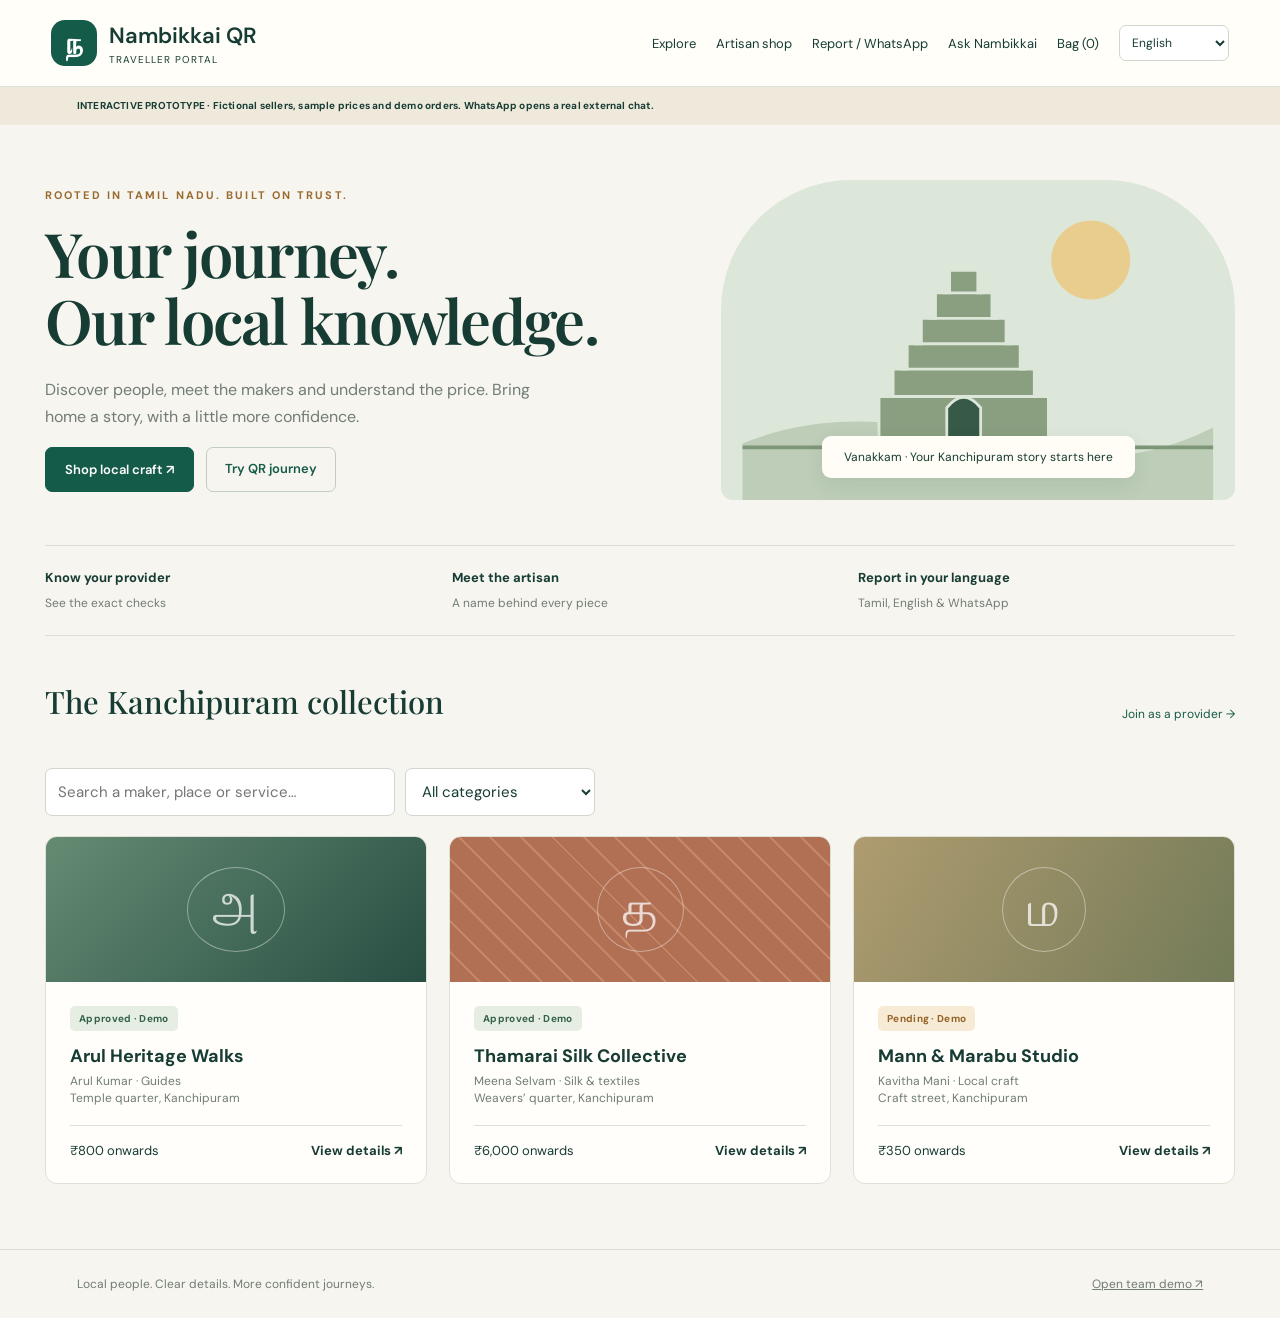
<file: index.html>
<!doctype html><html lang="en"><head><meta charset="utf-8"><meta name="viewport" content="width=device-width,initial-scale=1"><meta name="description" content="Nambikkai QR bilingual tourism and artisan marketplace prototype."><title>Nambikkai QR</title><link rel="stylesheet" href="style.css"><link rel="stylesheet" href="v2.css"></head><body data-portal="traveller"><header><a class="brand" href="index.html"><span class="logo">ந</span><span><span id="brandtext">Nambikkai QR</span><small id="portal-label">TRAVELLER PORTAL</small></span></a><div class="header-right"><nav id="nav"></nav><select id="language" aria-label="Language / மொழி"><option value="en">English</option><option value="ta">தமிழ்</option></select></div></header><div class="demo" id="demo"></div><button id="sync-note" class="sync-note" hidden></button><main id="app"></main><footer><span id="footer-copy"></span><a id="switch-portal" href="team.html"></a></footer><div id="toast" role="status" hidden></div><script src="app.js"></script></body></html>
</file>
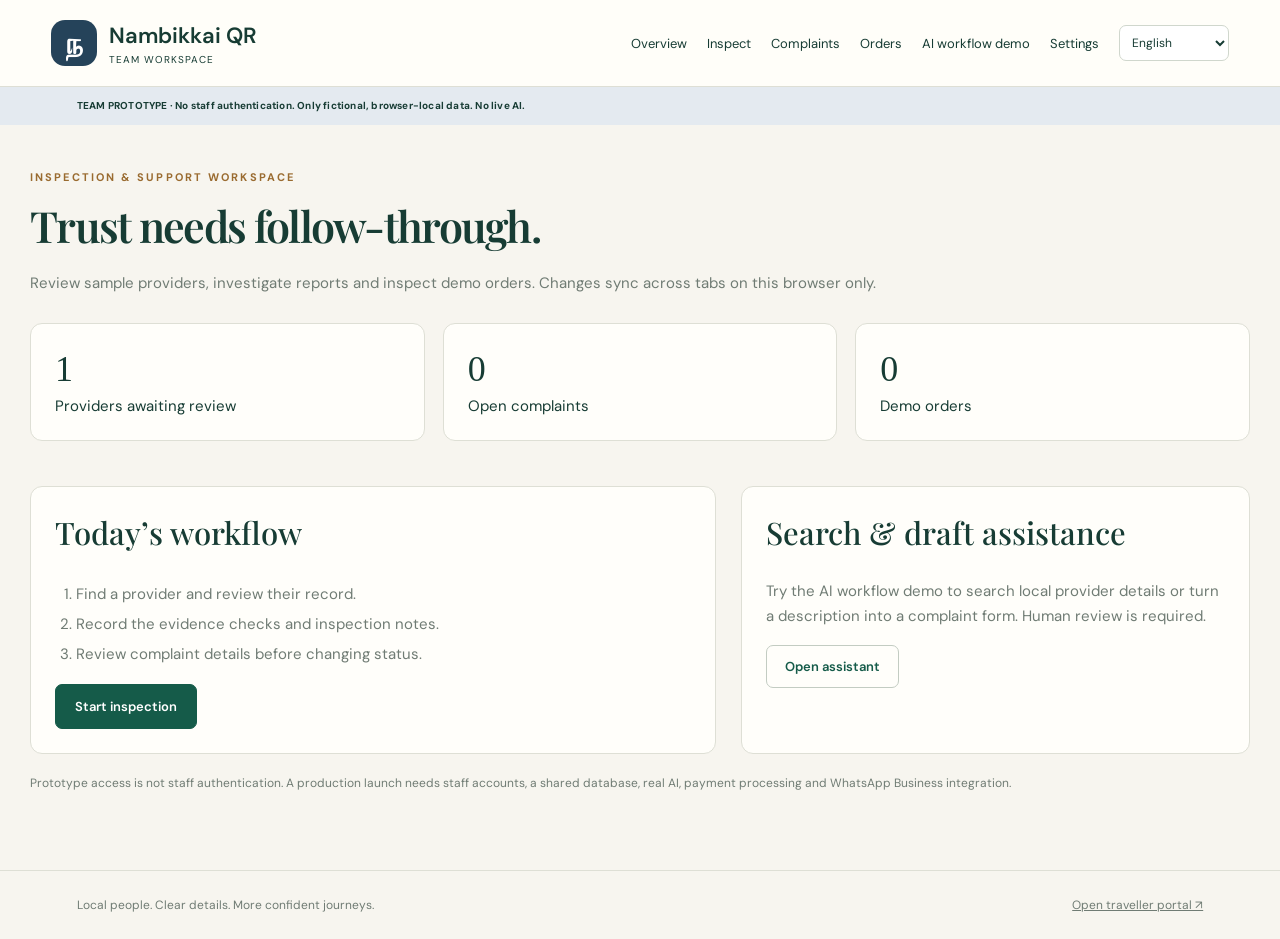
<file: team.html>
<!doctype html><html lang="en"><head><meta charset="utf-8"><meta name="viewport" content="width=device-width,initial-scale=1"><meta name="description" content="Nambikkai QR bilingual tourism and artisan marketplace prototype."><title>Nambikkai QR</title><link rel="stylesheet" href="style.css"><link rel="stylesheet" href="v2.css"></head><body data-portal="team"><header><a class="brand" href="index.html"><span class="logo">ந</span><span><span id="brandtext">Nambikkai QR</span><small id="portal-label">TRAVELLER PORTAL</small></span></a><div class="header-right"><nav id="nav"></nav><select id="language" aria-label="Language / மொழி"><option value="en">English</option><option value="ta">தமிழ்</option></select></div></header><div class="demo" id="demo"></div><button id="sync-note" class="sync-note" hidden></button><main id="app"></main><footer><span id="footer-copy"></span><a id="switch-portal" href="team.html"></a></footer><div id="toast" role="status" hidden></div><script src="app.js"></script></body></html>
</file>
<file: style.css>
@import url('https://fonts.googleapis.com/css2?family=DM+Sans:wght@400;500;600;700&family=Playfair+Display:wght@500;600;700&display=swap');
:root{--ink:#173c34;--green:#155b49;--cream:#f7f5ef;--muted:#707c74;--line:#dedfd5;--gold:#c88c41}*{box-sizing:border-box}body{margin:0;background:var(--cream);color:var(--ink);font:15px 'DM Sans',sans-serif}header{display:flex;align-items:center;justify-content:space-between;padding:23px 6%;background:#fffef9;border-bottom:1px solid var(--line)}a{color:inherit;text-decoration:none}button,input,select,textarea{font:inherit}button,a,input,select,textarea{outline-offset:4px}button{cursor:pointer}.brand{display:flex;align-items:center;gap:12px;font-size:24px;font-weight:600}.brand b{color:var(--gold)}.brand small{display:block;font-size:10px;letter-spacing:1px;margin-top:3px;font-weight:400}.logo{display:grid;place-items:center;width:46px;height:46px;border-radius:14px;background:var(--green);color:#fff;font-size:30px}nav{display:flex;gap:30px;font-size:13px}nav a:hover{color:#b4762e}.demo{padding:10px 6%;background:#eee9db;font-size:10px;letter-spacing:1.5px;font-weight:700}.demo span{font-size:11px;letter-spacing:0;font-weight:400;margin-left:15px}main{max-width:1250px;margin:auto;padding:45px 30px 65px}.hero{display:grid;grid-template-columns:1.2fr 1fr;gap:60px;align-items:center;margin:10px 0 45px}.eyebrow{color:#9a6b30;font-size:11px;letter-spacing:2.1px;font-weight:700;text-transform:uppercase}h1,h2,h3,p{margin-top:0}h1{font:600 clamp(38px,4.8vw,64px)/1.08 'Playfair Display',Georgia,serif;letter-spacing:-1.7px;margin:18px 0 23px}h1 em{color:var(--green);font-weight:500}h2{font:500 31px 'Playfair Display',Georgia,serif}h3{font-size:18px}p{line-height:1.7;color:var(--muted)}.hero p{max-width:490px;font-size:16px}.button,button.primary{display:inline-block;background:var(--green);color:white;border:1px solid var(--green);border-radius:7px;padding:13px 19px;font-weight:600;font-size:13px}.secondary{background:transparent!important;color:var(--green)!important;border:1px solid #c3ccc2!important;border-radius:7px;padding:12px 18px}.actions{display:flex;gap:12px;flex-wrap:wrap}.hero-art{position:relative;min-height:320px;border-radius:130px 130px 12px 12px;background:#dce6d9;overflow:hidden;display:grid;place-items:center}.hero-art svg{width:100%;height:320px}.art-caption{position:absolute;bottom:22px;background:#fffdf5;padding:13px 22px;border-radius:9px;box-shadow:0 7px 20px #163c3415;font-size:12px}.art-caption strong{color:var(--green);margin-right:10px}.trust-strip{display:grid;grid-template-columns:repeat(3,1fr);gap:30px;border-top:1px solid var(--line);border-bottom:1px solid var(--line);padding:23px 0;margin-bottom:44px}.trust-strip b{display:block;font-size:13px;margin-bottom:6px}.trust-strip span{font-size:12px;color:var(--muted)}.section-head{display:flex;justify-content:space-between;align-items:center;gap:20px}.filters{display:flex;gap:10px;margin:20px 0;flex-wrap:wrap}input,select,textarea{border:1px solid #d0d7cd;border-radius:7px;background:white;padding:12px;width:100%;color:var(--ink)}.filters input{max-width:350px}.filters select{width:190px}.grid{display:grid;grid-template-columns:repeat(3,1fr);gap:22px}.card,.panel{border:1px solid var(--line);border-radius:12px;background:#fffefa;overflow:hidden}.card-body,.panel{padding:24px}.card-art{height:145px;position:relative;display:flex;align-items:center;justify-content:center;font:50px Georgia;color:#ffffffbe}.card-art.guide{background:linear-gradient(135deg,#658b73,#284e43)}.card-art.silk{background:repeating-linear-gradient(45deg,#b16f54 0,#b16f54 20px,#c48768 20px,#c48768 22px)}.card-art.craft{background:linear-gradient(120deg,#af9c70,#737b58)}.card-art span{border:1px solid #fff6;padding:12px 25px;border-radius:50%}.badge{display:inline-block;background:#e6eee3;color:#356247;border-radius:5px;font-size:10px;font-weight:700;padding:6px 9px;letter-spacing:.3px}.pending{background:#f7ebd6;color:#936225}.card h3{margin:13px 0 5px}.meta{color:var(--muted);font-size:12px}.card-bottom{display:flex;align-items:center;justify-content:space-between;border-top:1px solid var(--line);margin-top:17px;padding-top:16px;font-size:13px}.card-bottom a{font-weight:700}.hint{font-size:12px;color:var(--muted);line-height:1.6}.page-top{margin-bottom:26px}.page-top a{font-size:12px;color:var(--muted)}.page-top h1{font-size:43px}.columns{display:grid;grid-template-columns:1.35fr 1fr;gap:25px}.panel{margin-bottom:20px}.check{padding:13px 0;border-bottom:1px solid var(--line);display:flex;gap:13px;font-size:13px}.check:last-child{border:0}.check i{font-style:normal;color:#4c7d53}.check small{display:block;color:var(--muted);margin-top:5px;line-height:1.5}label{display:block;font-size:12px;font-weight:600;margin:17px 0 7px}textarea{min-height:100px;resize:vertical}.result{padding:15px;background:#eef3e8;border-left:3px solid #738a4f;margin-top:15px;font-size:13px;line-height:1.6}.steps{padding-left:21px;line-height:2;color:var(--muted)}.stats{display:grid;grid-template-columns:repeat(3,1fr);gap:18px;margin-bottom:25px}.stats strong{display:block;font:36px Georgia;margin-bottom:6px}.ticket{border-top:1px solid var(--line);padding:18px 0}.ticket select{margin-top:10px;max-width:230px}.empty{padding:30px;color:var(--muted)}footer{padding:26px 6%;border-top:1px solid var(--line);display:flex;align-items:center;justify-content:space-between;gap:20px;font-size:12px;color:var(--muted)}footer .brand{font-size:17px}.text{border:0;background:transparent;color:var(--green);font-size:12px}.form-wrap{max-width:680px;margin:auto}#toast{position:fixed;bottom:25px;left:50%;transform:translateX(-50%);padding:15px 24px;background:var(--ink);color:white;border-radius:9px;display:none;z-index:10}.price{font:28px Georgia;margin:18px 0}.pill{display:inline-block;border:1px solid var(--line);border-radius:30px;padding:7px 12px;font-size:11px;margin:3px}.qr-entry{margin-top:18px;padding-top:20px;border-top:1px solid var(--line)}@media(max-width:750px){header{padding:18px 20px;align-items:flex-start}nav{gap:10px;flex-wrap:wrap;max-width:180px;font-size:11px}.brand{font-size:19px}.demo span{display:block;margin:5px 0 0}main{padding:25px 20px}.hero{grid-template-columns:1fr;gap:25px}.hero-art{min-height:230px}.hero-art svg{height:230px}.trust-strip{gap:12px}.grid,.columns{grid-template-columns:1fr}.section-head{align-items:flex-start}.stats{gap:8px}.stats .panel{padding:15px}.stats strong{font-size:28px}footer{flex-wrap:wrap}.hero h1{font-size:43px}}
</file>
<file: v2.css>
body{font-family:'DM Sans','Nirmala UI',sans-serif}.header-right{display:flex;align-items:center;gap:20px}header{gap:25px;padding:20px 4%}header nav{gap:20px;flex-wrap:wrap}#language{width:110px;font-size:12px;padding:8px}.brand{flex-shrink:0;font-size:22px}.demo{letter-spacing:.2px;line-height:1.8}h1{max-width:850px}html[lang=ta] h1{font-family:'Nirmala UI',sans-serif;font-size:clamp(30px,3.5vw,47px);line-height:1.6;letter-spacing:-.4px}html[lang=ta] h2{font-family:'Nirmala UI',sans-serif;font-size:24px;line-height:1.6}html[lang=ta] .brand{font-size:20px}html[lang=ta] nav{font-size:12px}html[lang=ta] p{line-height:1.9}.spaced{margin-top:20px}.block{display:block}.whatsapp{background:#166b42!important;color:#fff!important;border:1px solid #166b42;border-radius:7px;padding:12px 18px;font-weight:600;font-size:13px}.message-preview{white-space:pre-wrap;overflow-wrap:anywhere;font:inherit;background:#fffef7;padding:15px;border-radius:7px}.product-art{height:250px;position:relative;display:flex;align-items:center;justify-content:center;overflow:hidden;background:#e7dfd0}.product-art>span{position:absolute;bottom:12px;left:15px;font-size:9px;letter-spacing:1px;text-transform:uppercase;color:#655d50}.product-art .woven{width:155px;height:220px;transform:rotate(-13deg);background:repeating-linear-gradient(90deg,#a24b55 0,#a24b55 15px,#bd6c71 15px,#bd6c71 16px);box-shadow:16px 10px 25px #42291b30;border-top:28px solid #bb954e;border-bottom:35px solid #bb954e;position:relative}.woven:after{content:'';position:absolute;inset:0;background:repeating-linear-gradient(0deg,transparent 0,transparent 7px,#fff1 7px,#fff1 8px)}.stole{background:#e0e7de}.stole .woven{width:90px;height:260px;background:repeating-linear-gradient(90deg,#2d706b 0,#2d706b 14px,#428982 14px,#428982 15px);transform:rotate(30deg);border-color:#b9a76d}.lamps{background:#eae0d5;gap:12px}.lamps i{position:relative;width:67px;height:37px;border-radius:10% 10% 70% 70%;background:#b56743;box-shadow:inset 0 8px 0 #8d4e35,0 10px 15px #50331c20;transform:rotate(-8deg)}.lamps i:nth-child(2){transform:translateY(-30px) rotate(5deg)}.lamps i:after{content:'';position:absolute;width:10px;height:26px;top:-20px;left:28px;background:#e8b657;border-radius:70% 10% 60% 30%;transform:rotate(15deg)}.columns>.product-art{height:400px}.cart-row,.list-row{display:flex;align-items:center;justify-content:space-between;gap:16px;padding:20px 0;border-bottom:1px solid var(--line)}.cart-row label{margin:0;font-size:10px}.cart-row input{max-width:75px;margin-top:5px}.cart-row p,.list-row p{margin-bottom:0}.chat-log{min-height:180px;max-height:480px;overflow:auto}.chat-bubble{background:#eef1e7;padding:17px;border-radius:13px;margin:12px 25px 12px 0;line-height:1.8;overflow-wrap:anywhere}.chat-bubble.user{background:#e7ecea;margin:12px 0 12px 35px}.chat-bubble p{margin:8px 0}.chat-bubble a{text-decoration:underline;font-size:12px}.chat-bubble hr{border:0;border-top:1px solid var(--line);margin:16px 0}.quick-prompts{display:flex;gap:10px;flex-wrap:wrap}.check-label{display:flex;align-items:center;gap:12px;padding:15px;background:#f3f4ee;border-radius:6px}.check-label input{width:20px;height:20px}.user-text{white-space:pre-wrap;overflow-wrap:anywhere}.sync-note{display:block;width:100%;padding:12px;border:0;background:#dce9d5;color:var(--ink)}[hidden]{display:none!important}#toast{display:block;max-width:90vw;text-align:center}.list-row .badge{white-space:nowrap}.list-row .button{flex-shrink:0}.ticket textarea{min-height:70px}.form-wrap.panel{margin-bottom:25px}button:disabled{opacity:.6;cursor:default}body[data-portal=team] .logo{background:#25435a}body[data-portal=team] .demo{background:#e4eaf0}body[data-portal=team] main{max-width:1330px}a:focus-visible,button:focus-visible{outline:3px solid #c88c41}#switch-portal{text-decoration:underline}@media(max-width:1000px){header{align-items:flex-start}.header-right{align-items:flex-end;flex-direction:column;gap:12px}nav{justify-content:flex-end}}@media(max-width:750px){header{padding:18px 20px;flex-wrap:wrap}.header-right{width:100%;flex-direction:row;align-items:flex-start;justify-content:space-between}nav{max-width:none;justify-content:flex-start;gap:12px!important}#language{min-width:88px;width:88px}.brand{font-size:21px}.list-row{flex-wrap:wrap}.cart-row{flex-wrap:wrap}.cart-row>div{width:100%}.stats{grid-template-columns:1fr}.stats .panel{margin-bottom:0}.stats strong{display:inline-block;margin:0 15px 0 0}.trust-strip{grid-template-columns:1fr;gap:17px}.page-top h1{font-size:37px}.product-art{height:220px}.hero{margin-top:0}.demo{font-size:10px}.columns{grid-template-columns:1fr}html[lang=ta] .hero h1{font-size:34px}footer{line-height:1.8}}
</file>
